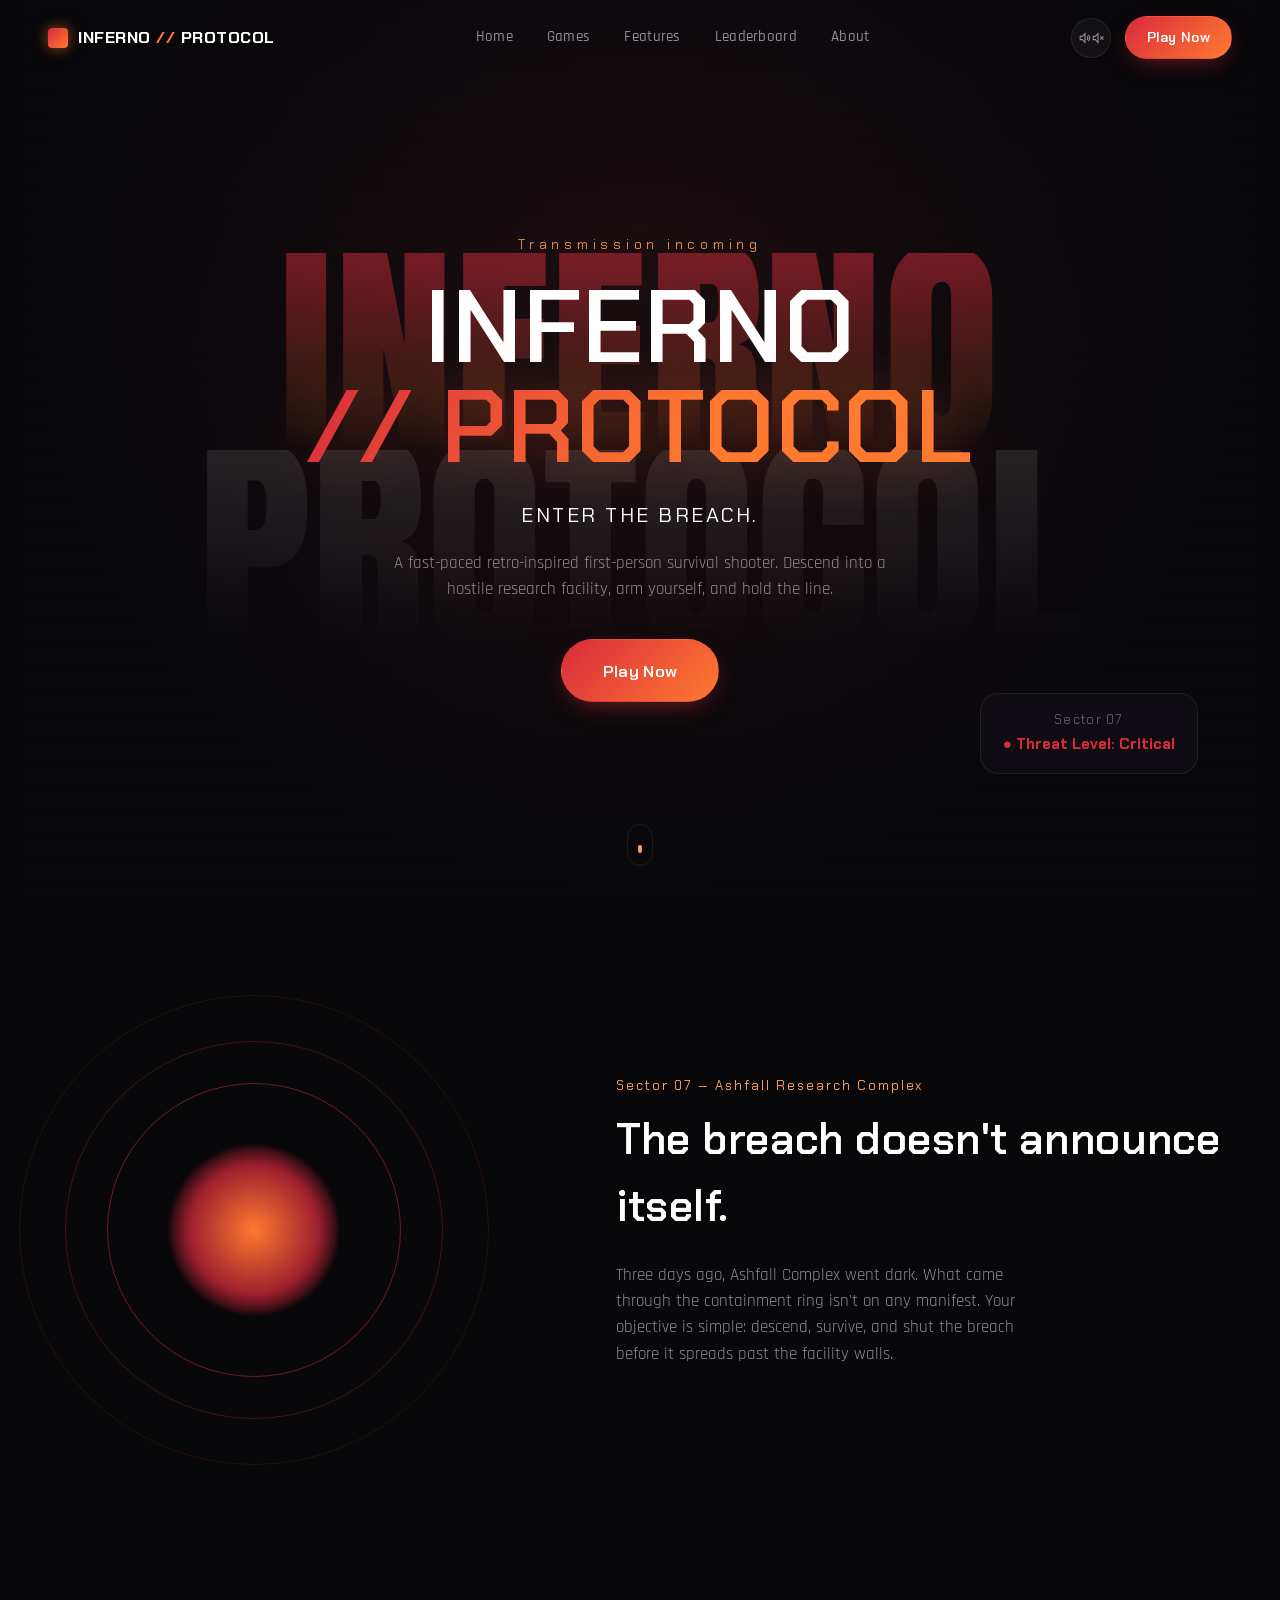
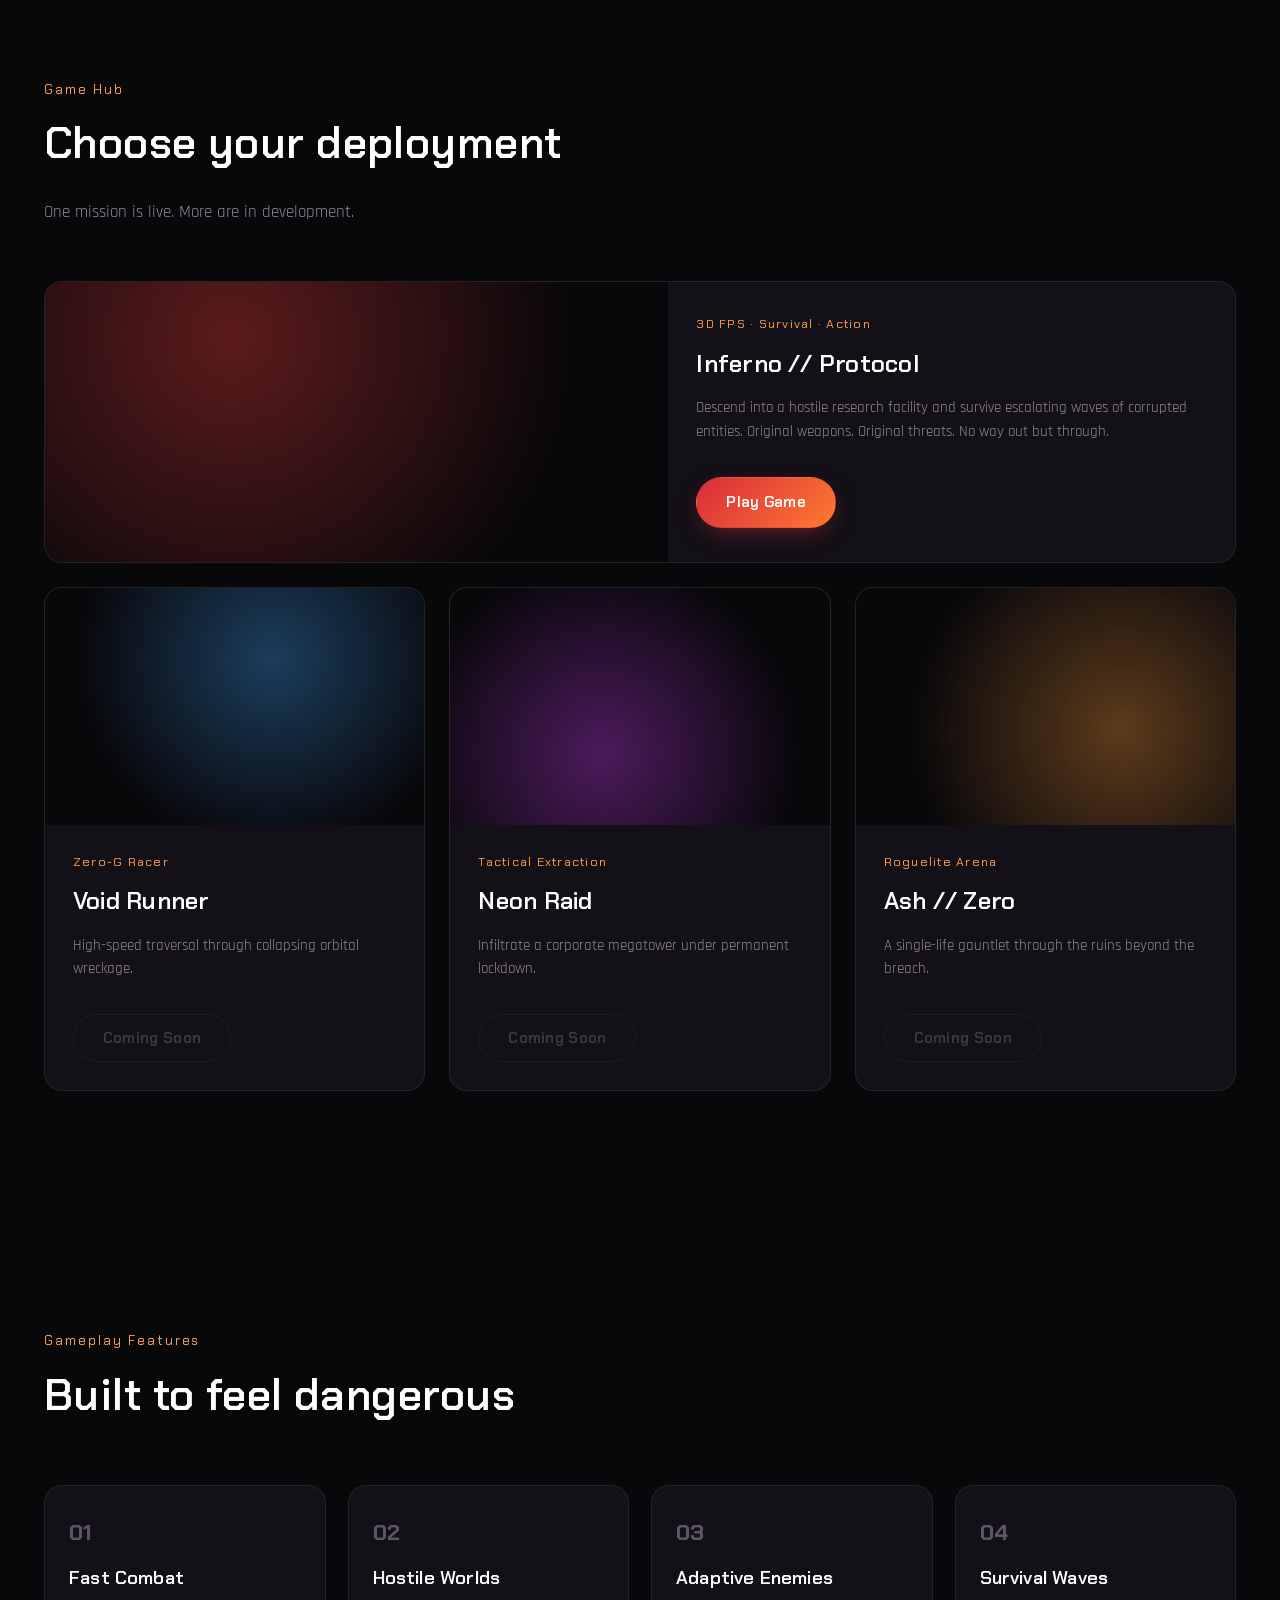
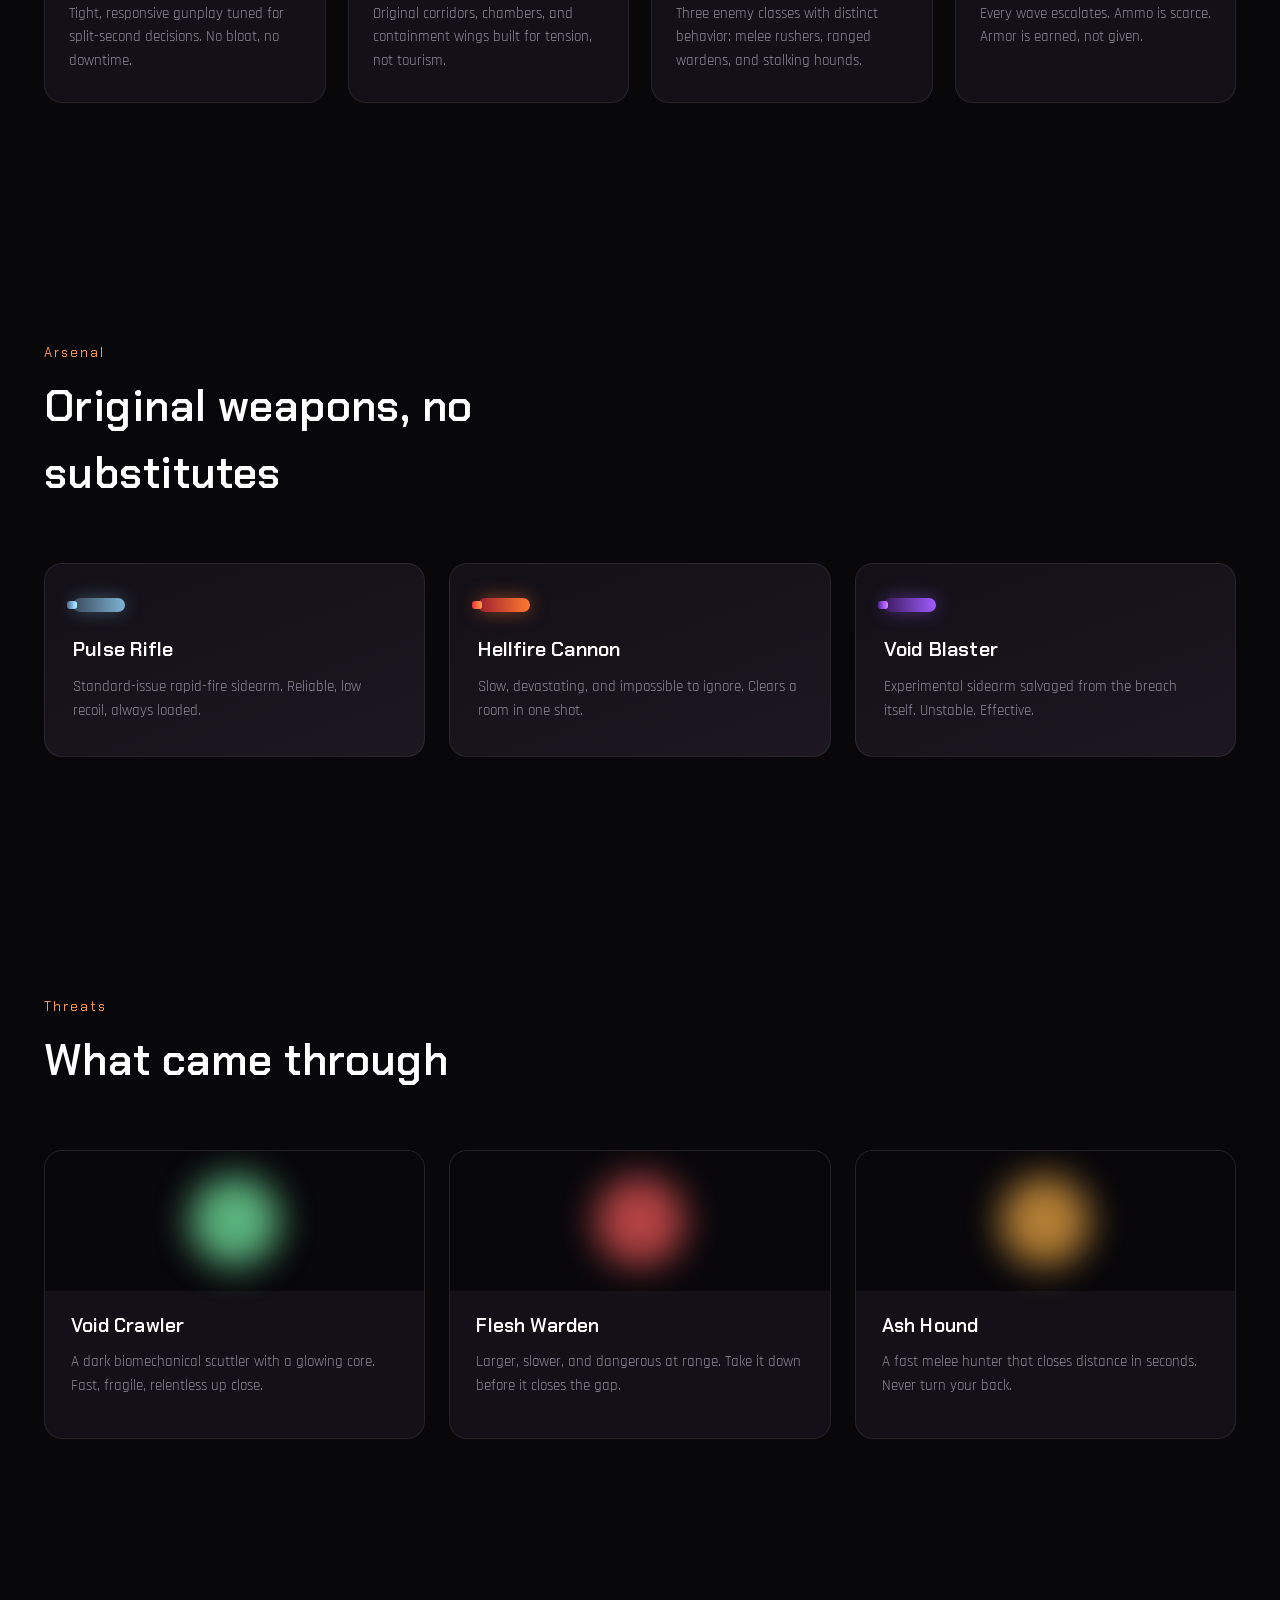
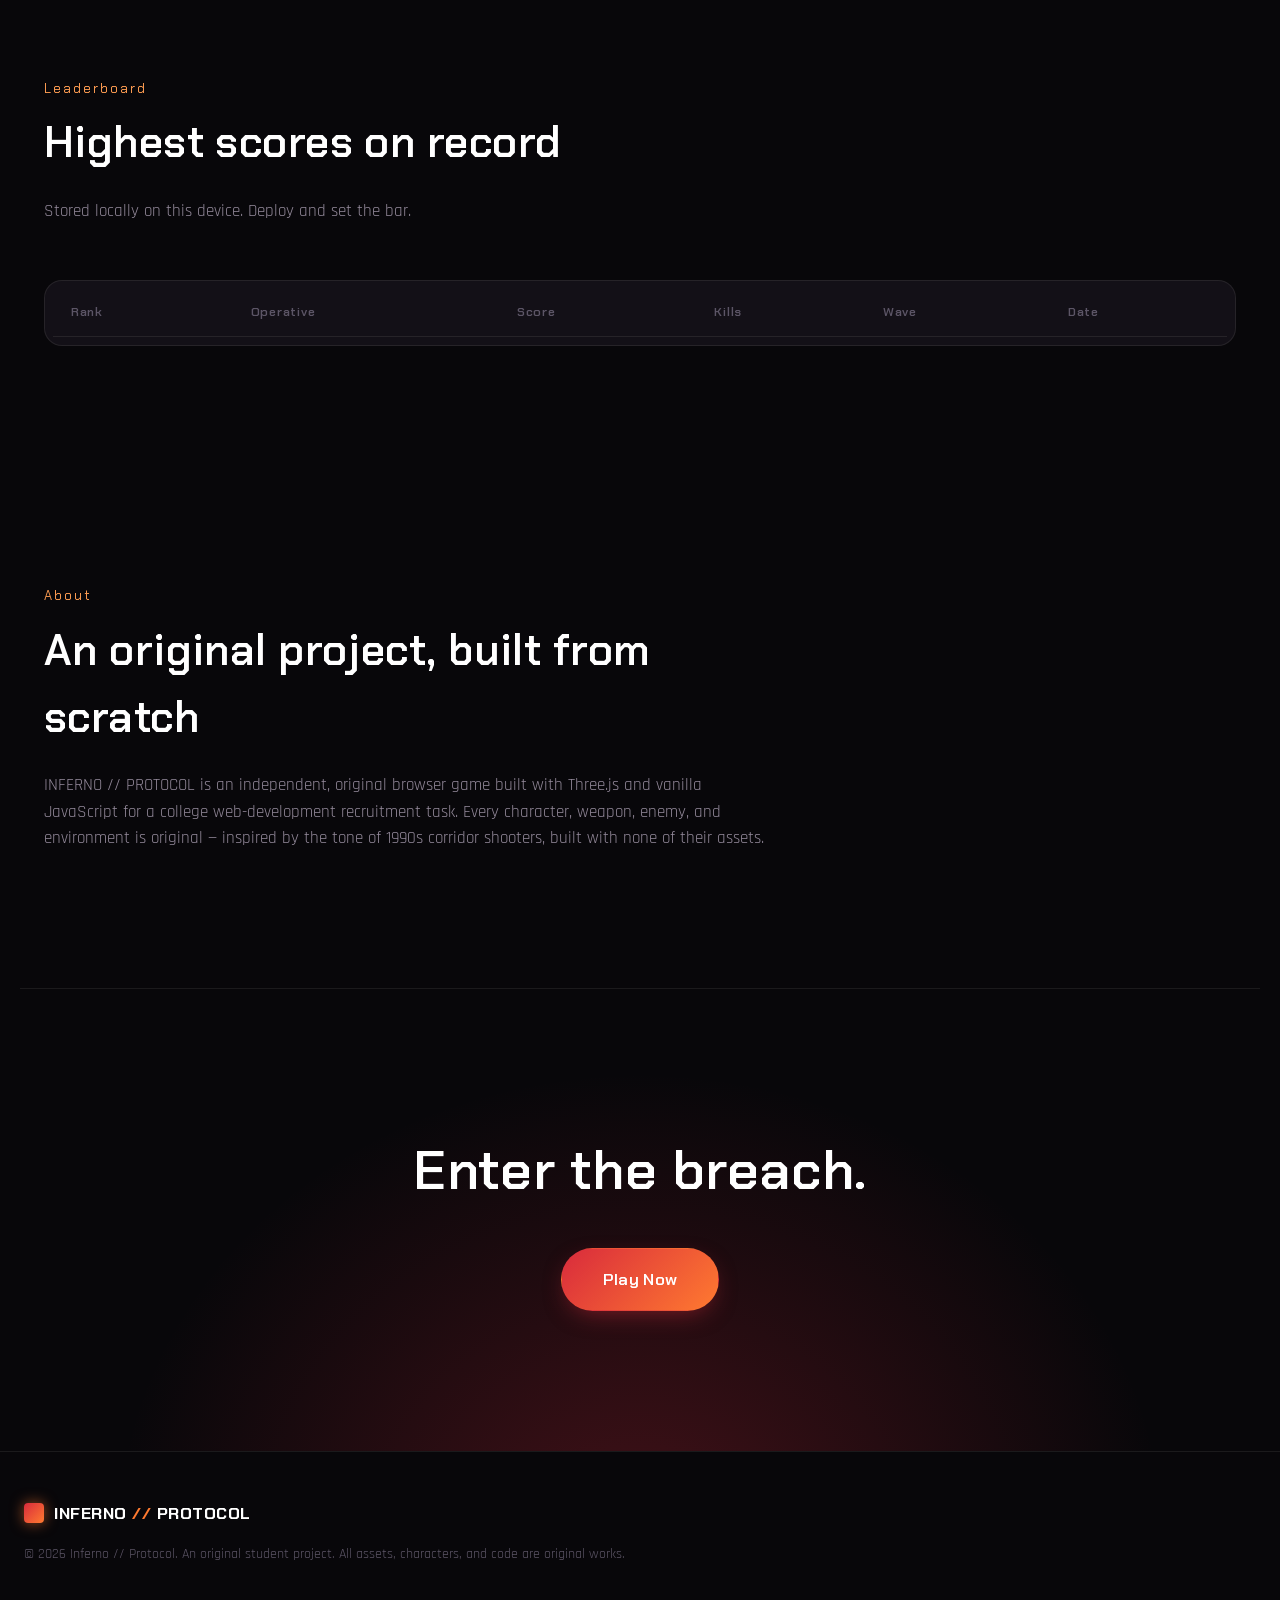
<file: index.html>
<!DOCTYPE html>
<html lang="en">
<head>
<meta charset="UTF-8">
<meta name="viewport" content="width=device-width, initial-scale=1.0, viewport-fit=cover">
<title>INFERNO // PROTOCOL — Enter the Breach</title>
<meta name="description" content="INFERNO // PROTOCOL — a fast-paced retro-inspired first-person survival shooter, playable free in your browser.">
<link rel="icon" href="data:image/svg+xml,<svg xmlns=%22http://www.w3.org/2000/svg%22 viewBox=%220 0 100 100%22><text y=%22.9em%22 font-size=%2290%22>🔥</text></svg>">
<link rel="preconnect" href="https://fonts.googleapis.com">
<link rel="preconnect" href="https://fonts.gstatic.com" crossorigin>
<link href="https://fonts.googleapis.com/css2?family=Anton&family=Rajdhani:wght@500;600;700&family=Chakra+Petch:wght@400;500;600;700&display=swap" rel="stylesheet">
<link rel="stylesheet" href="css/style.css">
<link rel="stylesheet" href="css/responsive.css">
</head>
<body>

<a class="skip-link" href="#main">Skip to content</a>

<!-- ============ NAVIGATION ============ -->
<header class="site-nav" id="siteNav">
  <div class="nav-inner">
    <a href="#top" class="nav-logo" aria-label="Inferno Protocol home">
      <span class="logo-mark" aria-hidden="true"></span>
      <span class="logo-text">INFERNO <span class="logo-slash">//</span> PROTOCOL</span>
    </a>

    <nav class="nav-links" id="navLinks" aria-label="Primary">
      <a href="#top">Home</a>
      <a href="#hub">Games</a>
      <a href="#features">Features</a>
      <a href="#leaderboard">Leaderboard</a>
      <a href="#about">About</a>
    </nav>

    <div class="nav-actions">
      <button class="icon-btn" id="soundToggle" aria-pressed="true" aria-label="Toggle sound">
        <svg id="soundOnIcon" viewBox="0 0 24 24" width="20" height="20" fill="none" stroke="currentColor" stroke-width="2"><path d="M4 9v6h4l5 5V4L8 9H4z"/><path d="M16.5 8.5a5 5 0 0 1 0 7"/><path d="M19 6a9 9 0 0 1 0 12"/></svg>
        <svg id="soundOffIcon" viewBox="0 0 24 24" width="20" height="20" fill="none" stroke="currentColor" stroke-width="2" hidden><path d="M4 9v6h4l5 5V4L8 9H4z"/><line x1="17" y1="9" x2="23" y2="15"/><line x1="23" y1="9" x2="17" y2="15"/></svg>
      </button>
      <a href="game/game.html" class="btn btn-pill btn-primary nav-play">Play Now</a>
      <button class="hamburger" id="hamburger" aria-label="Open menu" aria-expanded="false" aria-controls="mobileMenu">
        <span></span><span></span><span></span>
      </button>
    </div>
  </div>

  <div class="mobile-menu" id="mobileMenu">
    <a href="#top">Home</a>
    <a href="#hub">Games</a>
    <a href="#features">Features</a>
    <a href="#leaderboard">Leaderboard</a>
    <a href="#about">About</a>
    <a href="game/game.html" class="btn btn-pill btn-primary">Play Now</a>
  </div>
</header>

<main id="main">
<!-- ============ HERO ============ -->
<section class="hero" id="top">
  <div class="hero-bg" aria-hidden="true">
    <canvas id="heroCanvas"></canvas>
    <div class="hero-vignette"></div>
    <div class="hero-scanlines"></div>
  </div>

  <div class="hero-wordmark" aria-hidden="true">
    <span>INFERNO</span>
    <span>PROTOCOL</span>
  </div>

  <div class="hero-content">
    <p class="eyebrow-status" aria-hidden="true">Transmission incoming</p>
    <h1 class="hero-title">
      <span class="title-line">INFERNO</span>
      <span class="title-line title-slash">// PROTOCOL</span>
    </h1>
    <p class="hero-subtitle">Enter the breach.</p>
    <p class="hero-desc">A fast-paced retro-inspired first-person survival shooter. Descend into a hostile research facility, arm yourself, and hold the line.</p>

    <div class="hero-actions">
      <a href="game/game.html" class="btn btn-pill btn-primary btn-lg">Play Now</a>
    </div>
  </div>

  <div class="status-card" role="status">
    <span class="status-label">Sector 07</span>
    <span class="status-value status-critical">Threat Level: Critical</span>
  </div>

  <button class="scroll-cue" id="scrollCue" aria-label="Scroll down">
    <span></span>
  </button>
</section>

<!-- ============ ENTER THE BREACH ============ -->
<section class="breach reveal" id="breach">
  <div class="breach-visual" aria-hidden="true">
    <div class="breach-core"></div>
    <div class="breach-ring ring-1"></div>
    <div class="breach-ring ring-2"></div>
    <div class="breach-ring ring-3"></div>
  </div>
  <div class="breach-copy">
    <p class="section-kicker">Sector 07 — Ashfall Research Complex</p>
    <h2>The breach doesn't announce itself.</h2>
    <p>Three days ago, Ashfall Complex went dark. What came through the containment ring isn't on any manifest. Your objective is simple: descend, survive, and shut the breach before it spreads past the facility walls.</p>
  </div>
</section>

<!-- ============ GAME HUB ============ -->
<section class="hub" id="hub">
  <div class="section-head reveal">
    <p class="section-kicker">Game Hub</p>
    <h2>Choose your deployment</h2>
    <p class="section-sub">One mission is live. More are in development.</p>
  </div>

  <div class="hub-grid">
    <article class="game-card game-card-featured reveal">
      <div class="game-card-media game-card-media--inferno" aria-hidden="true"></div>
      <div class="game-card-body">
        <p class="game-card-genre">3D FPS &middot; Survival &middot; Action</p>
        <h3>Inferno // Protocol</h3>
        <p class="game-card-desc">Descend into a hostile research facility and survive escalating waves of corrupted entities. Original weapons. Original threats. No way out but through.</p>
        <a href="game/game.html" class="btn btn-pill btn-primary">Play Game</a>
      </div>
    </article>

    <article class="game-card reveal">
      <div class="game-card-media game-card-media--void" aria-hidden="true"></div>
      <div class="game-card-body">
        <p class="game-card-genre">Zero-G Racer</p>
        <h3>Void Runner</h3>
        <p class="game-card-desc">High-speed traversal through collapsing orbital wreckage.</p>
        <button class="btn btn-pill btn-outline" disabled>Coming Soon</button>
      </div>
    </article>

    <article class="game-card reveal">
      <div class="game-card-media game-card-media--neon" aria-hidden="true"></div>
      <div class="game-card-body">
        <p class="game-card-genre">Tactical Extraction</p>
        <h3>Neon Raid</h3>
        <p class="game-card-desc">Infiltrate a corporate megatower under permanent lockdown.</p>
        <button class="btn btn-pill btn-outline" disabled>Coming Soon</button>
      </div>
    </article>

    <article class="game-card reveal">
      <div class="game-card-media game-card-media--ash" aria-hidden="true"></div>
      <div class="game-card-body">
        <p class="game-card-genre">Roguelite Arena</p>
        <h3>Ash // Zero</h3>
        <p class="game-card-desc">A single-life gauntlet through the ruins beyond the breach.</p>
        <button class="btn btn-pill btn-outline" disabled>Coming Soon</button>
      </div>
    </article>
  </div>
</section>

<!-- ============ GAMEPLAY FEATURES ============ -->
<section class="features" id="features">
  <div class="section-head reveal">
    <p class="section-kicker">Gameplay Features</p>
    <h2>Built to feel dangerous</h2>
  </div>

  <div class="features-grid">
    <article class="feature-card reveal">
      <span class="feature-index">01</span>
      <h3>Fast Combat</h3>
      <p>Tight, responsive gunplay tuned for split-second decisions. No bloat, no downtime.</p>
    </article>
    <article class="feature-card reveal">
      <span class="feature-index">02</span>
      <h3>Hostile Worlds</h3>
      <p>Original corridors, chambers, and containment wings built for tension, not tourism.</p>
    </article>
    <article class="feature-card reveal">
      <span class="feature-index">03</span>
      <h3>Adaptive Enemies</h3>
      <p>Three enemy classes with distinct behavior: melee rushers, ranged wardens, and stalking hounds.</p>
    </article>
    <article class="feature-card reveal">
      <span class="feature-index">04</span>
      <h3>Survival Waves</h3>
      <p>Every wave escalates. Ammo is scarce. Armor is earned, not given.</p>
    </article>
  </div>
</section>

<!-- ============ ARSENAL ============ -->
<section class="arsenal" id="arsenal">
  <div class="section-head reveal">
    <p class="section-kicker">Arsenal</p>
    <h2>Original weapons, no substitutes</h2>
  </div>
  <div class="arsenal-grid">
    <article class="arsenal-card reveal">
      <div class="arsenal-icon arsenal-icon--pulse" aria-hidden="true"></div>
      <h3>Pulse Rifle</h3>
      <p>Standard-issue rapid-fire sidearm. Reliable, low recoil, always loaded.</p>
    </article>
    <article class="arsenal-card reveal">
      <div class="arsenal-icon arsenal-icon--hellfire" aria-hidden="true"></div>
      <h3>Hellfire Cannon</h3>
      <p>Slow, devastating, and impossible to ignore. Clears a room in one shot.</p>
    </article>
    <article class="arsenal-card reveal">
      <div class="arsenal-icon arsenal-icon--void" aria-hidden="true"></div>
      <h3>Void Blaster</h3>
      <p>Experimental sidearm salvaged from the breach itself. Unstable. Effective.</p>
    </article>
  </div>
</section>

<!-- ============ THREATS ============ -->
<section class="threats" id="threats">
  <div class="section-head reveal">
    <p class="section-kicker">Threats</p>
    <h2>What came through</h2>
  </div>
  <div class="threats-grid">
    <article class="threat-card reveal">
      <div class="threat-glow threat-glow--crawler" aria-hidden="true"></div>
      <h3>Void Crawler</h3>
      <p>A dark biomechanical scuttler with a glowing core. Fast, fragile, relentless up close.</p>
    </article>
    <article class="threat-card reveal">
      <div class="threat-glow threat-glow--warden" aria-hidden="true"></div>
      <h3>Flesh Warden</h3>
      <p>Larger, slower, and dangerous at range. Take it down before it closes the gap.</p>
    </article>
    <article class="threat-card reveal">
      <div class="threat-glow threat-glow--hound" aria-hidden="true"></div>
      <h3>Ash Hound</h3>
      <p>A fast melee hunter that closes distance in seconds. Never turn your back.</p>
    </article>
  </div>
</section>

<!-- ============ LEADERBOARD ============ -->
<section class="leaderboard-section" id="leaderboard">
  <div class="section-head reveal">
    <p class="section-kicker">Leaderboard</p>
    <h2>Highest scores on record</h2>
    <p class="section-sub">Stored locally on this device. Deploy and set the bar.</p>
  </div>

  <div class="leaderboard-panel reveal">
    <table class="leaderboard-table" id="leaderboardTable">
      <thead>
        <tr><th>Rank</th><th>Operative</th><th>Score</th><th>Kills</th><th>Wave</th><th>Date</th></tr>
      </thead>
      <tbody id="leaderboardBody">
        <!-- populated by leaderboard.js -->
      </tbody>
    </table>
    <p class="leaderboard-empty" id="leaderboardEmpty" hidden>No runs recorded yet. Be the first to breach Sector 07.</p>
  </div>
</section>

<!-- ============ ABOUT ============ -->
<section class="about" id="about">
  <div class="about-inner reveal">
    <p class="section-kicker">About</p>
    <h2>An original project, built from scratch</h2>
    <p>INFERNO // PROTOCOL is an independent, original browser game built with Three.js and vanilla JavaScript for a college web-development recruitment task. Every character, weapon, enemy, and environment is original — inspired by the tone of 1990s corridor shooters, built with none of their assets.</p>
  </div>
</section>

<!-- ============ FINAL CTA ============ -->
<section class="final-cta reveal">
  <div class="final-cta-bg" aria-hidden="true"></div>
  <h2>Enter the breach.</h2>
  <a href="game/game.html" class="btn btn-pill btn-primary btn-lg">Play Now</a>
</section>
</main>

<!-- ============ FOOTER ============ -->
<footer class="site-footer">
  <div class="footer-inner">
    <a href="#top" class="nav-logo">
      <span class="logo-mark" aria-hidden="true"></span>
      <span class="logo-text">INFERNO <span class="logo-slash">//</span> PROTOCOL</span>
    </a>
    <p>&copy; 2026 Inferno // Protocol. An original student project. All assets, characters, and code are original works.</p>
  </div>
</footer>

<script type="module" src="js/app.js"></script>
</body>
</html>
</file>
<file: css/style.css>
/* ==========================================================================
   INFERNO // PROTOCOL — Core Stylesheet
   ========================================================================== */

:root {
  /* Color tokens */
  --c-void:        #08070a;
  --c-charcoal:     #131017;
  --c-charcoal-2:   #1c1720;
  --c-line:         rgba(255, 246, 240, 0.08);
  --c-text:         #eae6e2;
  --c-text-muted:   #93899a;
  --c-text-dim:     #5c5566;
  --c-crimson:      #9c1f2e;
  --c-crimson-2:    #d92b3c;
  --c-fire:         #ff7a30;
  --c-fire-soft:    #ff9d52;
  --c-ember:        #3a1420;

  /* Type */
  --f-display: 'Chakra Petch', 'Rajdhani', sans-serif;
  --f-body: 'Rajdhani', 'Chakra Petch', sans-serif;
  --f-impact: 'Anton', 'Chakra Petch', sans-serif;

  /* Layout */
  --nav-h: 76px;
  --container: 1240px;
  --radius-pill: 999px;
  --radius-card: 18px;
  --ease: cubic-bezier(0.22, 1, 0.36, 1);
}

/* ---------- Reset ---------- */
*, *::before, *::after { box-sizing: border-box; }
html { scroll-behavior: smooth; }
@media (prefers-reduced-motion: reduce) {
  html { scroll-behavior: auto; }
  *, *::before, *::after {
    animation-duration: 0.01ms !important;
    animation-iteration-count: 1 !important;
    transition-duration: 0.01ms !important;
    scroll-behavior: auto !important;
  }
}
body {
  margin: 0;
  background: var(--c-void);
  color: var(--c-text);
  font-family: var(--f-body);
  font-size: 17px;
  line-height: 1.55;
  -webkit-font-smoothing: antialiased;
  overflow-x: hidden;
}
h1, h2, h3, h4 {
  font-family: var(--f-display);
  font-weight: 600;
  margin: 0 0 0.5em;
  letter-spacing: 0.01em;
  color: #fff;
}
p { margin: 0 0 1em; color: var(--c-text-muted); }
a { color: inherit; text-decoration: none; }
img { max-width: 100%; display: block; }
button { font-family: inherit; cursor: pointer; }
ul { list-style: none; margin: 0; padding: 0; }

.skip-link {
  position: absolute; left: -999px; top: 0;
  background: var(--c-fire); color: #000; padding: 12px 20px;
  z-index: 999; border-radius: 0 0 8px 0;
}
.skip-link:focus { left: 0; }

:focus-visible {
  outline: 2px solid var(--c-fire-soft);
  outline-offset: 3px;
}

/* ---------- Buttons ---------- */
.btn {
  display: inline-flex;
  align-items: center;
  justify-content: center;
  gap: 0.5em;
  padding: 0.85em 1.9em;
  font-family: var(--f-display);
  font-weight: 600;
  font-size: 0.95rem;
  letter-spacing: 0.02em;
  border: 1px solid transparent;
  transition: transform 0.25s var(--ease), box-shadow 0.25s var(--ease), background 0.25s var(--ease), border-color 0.25s var(--ease);
  white-space: nowrap;
}
.btn-pill { border-radius: var(--radius-pill); }
.btn-lg { padding: 1.05em 2.4em; font-size: 1.05rem; }
.btn-primary {
  background: linear-gradient(135deg, var(--c-crimson-2), var(--c-fire));
  color: #fff;
  box-shadow: 0 8px 24px -8px rgba(217, 43, 60, 0.55);
}
.btn-primary:hover { transform: translateY(-2px); box-shadow: 0 12px 32px -8px rgba(255, 122, 48, 0.6); }
.btn-ghost {
  background: rgba(255,255,255,0.03);
  color: var(--c-text);
  border-color: var(--c-line);
  backdrop-filter: blur(6px);
}
.btn-ghost:hover { border-color: var(--c-fire-soft); background: rgba(255,122,48,0.08); }
.btn-outline {
  background: transparent;
  color: var(--c-text-dim);
  border-color: var(--c-line);
}
.btn[disabled] { cursor: not-allowed; opacity: 0.6; }

.icon-btn {
  display: inline-flex; align-items: center; justify-content: center;
  width: 40px; height: 40px; border-radius: 50%;
  background: rgba(255,255,255,0.04);
  border: 1px solid var(--c-line);
  color: var(--c-text-muted);
  transition: color 0.2s, border-color 0.2s;
}
.icon-btn:hover { color: var(--c-fire-soft); border-color: var(--c-fire-soft); }

/* ---------- Navigation ---------- */
.site-nav {
  position: fixed; top: 0; left: 0; right: 0; z-index: 200;
  height: var(--nav-h);
  transition: background 0.35s var(--ease), border-color 0.35s var(--ease), backdrop-filter 0.35s var(--ease);
  border-bottom: 1px solid transparent;
}
.site-nav.is-scrolled {
  background: rgba(8, 7, 10, 0.82);
  backdrop-filter: blur(14px);
  border-bottom-color: var(--c-line);
}
.nav-inner {
  max-width: var(--container);
  margin: 0 auto;
  height: 100%;
  padding: 0 28px;
  display: flex;
  align-items: center;
  justify-content: space-between;
  gap: 24px;
}
.nav-logo { display: flex; align-items: center; gap: 10px; font-family: var(--f-display); }
.logo-mark {
  width: 20px; height: 20px; border-radius: 4px;
  background: linear-gradient(135deg, var(--c-crimson-2), var(--c-fire));
  box-shadow: 0 0 14px rgba(255,122,48,0.6);
  flex-shrink: 0;
}
.logo-text { font-weight: 700; font-size: 1.05rem; letter-spacing: 0.03em; color: #fff; }
.logo-slash { color: var(--c-fire); }

.nav-links { display: flex; gap: 34px; }
.nav-links a {
  font-size: 0.92rem; font-weight: 500; color: var(--c-text-muted);
  letter-spacing: 0.02em;
  position: relative;
  padding: 6px 0;
  transition: color 0.2s;
}
.nav-links a:hover { color: #fff; }
.nav-links a::after {
  content: ''; position: absolute; left: 0; bottom: 0; height: 1px; width: 0;
  background: var(--c-fire); transition: width 0.25s var(--ease);
}
.nav-links a:hover::after { width: 100%; }

.nav-actions { display: flex; align-items: center; gap: 14px; }
.nav-play { padding: 0.65em 1.5em; font-size: 0.88rem; }

.hamburger {
  display: none; flex-direction: column; justify-content: center; gap: 5px;
  width: 40px; height: 40px; background: none; border: none;
}
.hamburger span { display: block; width: 22px; height: 2px; background: #fff; margin: 0 auto; transition: transform 0.25s, opacity 0.25s; }
.hamburger[aria-expanded="true"] span:nth-child(1) { transform: translateY(7px) rotate(45deg); }
.hamburger[aria-expanded="true"] span:nth-child(2) { opacity: 0; }
.hamburger[aria-expanded="true"] span:nth-child(3) { transform: translateY(-7px) rotate(-45deg); }

.mobile-menu {
  display: none;
  position: fixed; top: var(--nav-h); left: 0; right: 0;
  background: rgba(8,7,10,0.98);
  border-bottom: 1px solid var(--c-line);
  flex-direction: column;
  padding: 20px 28px 28px;
  gap: 18px;
  transform: translateY(-12px);
  opacity: 0;
  pointer-events: none;
  transition: transform 0.3s var(--ease), opacity 0.3s var(--ease);
}
.mobile-menu.is-open { transform: translateY(0); opacity: 1; pointer-events: auto; }
.mobile-menu a { font-size: 1.05rem; color: var(--c-text); }
.mobile-menu .btn { align-self: flex-start; margin-top: 6px; }

/* ---------- Hero ---------- */
.hero {
  position: relative;
  min-height: 100svh;
  display: flex;
  flex-direction: column;
  align-items: center;
  justify-content: center;
  text-align: center;
  padding: calc(var(--nav-h) + 40px) 24px 80px;
  overflow: hidden;
}
.hero-bg { position: absolute; inset: 0; z-index: 0; background: radial-gradient(ellipse at 50% 30%, #1a0d10 0%, var(--c-void) 70%); }
#heroCanvas { position: absolute; inset: 0; width: 100%; height: 100%; display: block; }
.hero-vignette {
  position: absolute; inset: 0;
  background: radial-gradient(ellipse at center, transparent 35%, rgba(8,7,10,0.9) 100%);
}
.hero-scanlines {
  position: absolute; inset: 0; opacity: 0.05; mix-blend-mode: overlay;
  background: repeating-linear-gradient(to bottom, #fff 0px, #fff 1px, transparent 1px, transparent 3px);
}
.hero-wordmark {
  position: absolute; inset: 0; z-index: 1;
  display: flex; flex-direction: column; align-items: center; justify-content: center;
  overflow: hidden; pointer-events: none;
  font-family: var(--f-impact);
  text-transform: uppercase;
  line-height: 0.82;
  letter-spacing: 0.01em;
  white-space: nowrap;
}
.hero-wordmark span {
  font-size: clamp(6rem, 19vw, 15rem);
  background: linear-gradient(180deg, rgba(217,43,60,0.5), rgba(255,122,48,0.14) 70%, transparent 100%);
  -webkit-background-clip: text; background-clip: text; color: transparent;
  filter: blur(0.3px);
}
.hero-wordmark span:last-child {
  background: linear-gradient(180deg, rgba(255,255,255,0.1), rgba(255,255,255,0.03) 70%, transparent 100%);
  -webkit-background-clip: text; background-clip: text; color: transparent;
}
.hero-content { position: relative; z-index: 2; max-width: 780px; }
.eyebrow-status {
  font-family: var(--f-display);
  color: var(--c-fire-soft);
  font-size: 0.85rem;
  letter-spacing: 0.35em;
  margin-bottom: 22px;
  opacity: 0.85;
}
.hero-title { font-size: clamp(3rem, 9vw, 6.4rem); line-height: 0.98; margin-bottom: 22px; }
.title-line { display: block; }
.title-slash {
  background: linear-gradient(120deg, var(--c-crimson-2), var(--c-fire) 60%);
  -webkit-background-clip: text; background-clip: text; color: transparent;
  filter: drop-shadow(0 0 26px rgba(255,90,40,0.35));
}
.hero-subtitle {
  font-family: var(--f-display); color: #fff; font-size: 1.3rem;
  letter-spacing: 0.12em; text-transform: uppercase; margin-bottom: 18px;
}
.hero-desc { max-width: 540px; margin: 0 auto 36px; font-size: 1.08rem; }
.hero-actions { display: flex; gap: 18px; justify-content: center; flex-wrap: wrap; }

.status-card {
  position: absolute; right: 5%; bottom: 14%;
  z-index: 2;
  background: rgba(19,16,23,0.7);
  border: 1px solid var(--c-line);
  backdrop-filter: blur(10px);
  border-radius: var(--radius-card);
  padding: 16px 22px;
  display: flex; flex-direction: column; gap: 4px;
  animation: floatCard 5s ease-in-out infinite;
}
@keyframes floatCard { 0%,100% { transform: translateY(0); } 50% { transform: translateY(-10px); } }
.status-label { font-family: var(--f-display); font-size: 0.8rem; color: var(--c-text-dim); letter-spacing: 0.1em; }
.status-critical { color: var(--c-crimson-2); font-family: var(--f-display); font-weight: 700; font-size: 0.95rem; }
.status-critical::before { content: '● '; animation: pulseDot 1.4s infinite; }
@keyframes pulseDot { 0%,100% { opacity: 1; } 50% { opacity: 0.25; } }

.scroll-cue {
  position: absolute; bottom: 34px; left: 50%; transform: translateX(-50%);
  z-index: 2; width: 26px; height: 42px; border: 1px solid var(--c-line);
  border-radius: 14px; background: none;
}
.scroll-cue span {
  display: block; width: 4px; height: 8px; border-radius: 2px;
  background: var(--c-fire-soft); margin: 8px auto 0;
  animation: scrollDown 1.8s infinite;
}
@keyframes scrollDown { 0% { opacity: 0; transform: translateY(0); } 30% { opacity: 1; } 100% { opacity: 0; transform: translateY(14px); } }

/* ---------- Section shared ---------- */
main > section { padding: 120px 24px; max-width: var(--container); margin: 0 auto; position: relative; }
.section-head { max-width: 640px; margin-bottom: 56px; }
.section-kicker {
  font-family: var(--f-display); color: var(--c-fire-soft); font-size: 0.82rem;
  letter-spacing: 0.15em; margin-bottom: 10px;
}
.section-sub { font-size: 1.05rem; }
main > section h2 { font-size: clamp(1.9rem, 3.6vw, 2.7rem); }

.reveal { opacity: 0; transform: translateY(28px); transition: opacity 0.7s var(--ease), transform 0.7s var(--ease); }
.reveal.is-visible { opacity: 1; transform: none; }

/* ---------- Breach section ---------- */
.breach { display: grid; grid-template-columns: 0.9fr 1.1fr; gap: 64px; align-items: center; }
.breach-visual { position: relative; aspect-ratio: 1/1; max-width: 420px; }
.breach-core {
  position: absolute; inset: 30%; border-radius: 50%;
  background: radial-gradient(circle, var(--c-fire) 0%, var(--c-crimson) 55%, transparent 75%);
  filter: blur(2px);
  animation: coreThrob 3s ease-in-out infinite;
}
@keyframes coreThrob { 0%,100% { transform: scale(1); opacity: 0.9; } 50% { transform: scale(1.08); opacity: 1; } }
.breach-ring { position: absolute; border: 1px solid var(--c-crimson-2); border-radius: 50%; opacity: 0.5; }
.ring-1 { inset: 15%; animation: spin 14s linear infinite; }
.ring-2 { inset: 5%; opacity: 0.28; animation: spin 22s linear infinite reverse; }
.ring-3 { inset: -6%; opacity: 0.16; animation: spin 30s linear infinite; }
@keyframes spin { to { transform: rotate(360deg); } }
.breach-copy p { max-width: 46ch; }

/* ---------- Game Hub ---------- */
.hub-grid { display: grid; grid-template-columns: repeat(3, 1fr); gap: 24px; }
.game-card {
  grid-column: span 1;
  background: var(--c-charcoal);
  border: 1px solid var(--c-line);
  border-radius: var(--radius-card);
  overflow: hidden;
  display: flex; flex-direction: column;
  transition: transform 0.35s var(--ease), border-color 0.35s var(--ease), box-shadow 0.35s var(--ease);
}
.game-card:hover { transform: translateY(-6px); border-color: rgba(255,122,48,0.4); box-shadow: 0 20px 44px -20px rgba(0,0,0,0.6); }
.game-card-featured { grid-column: span 3; display: grid; grid-template-columns: 1.1fr 1fr; }
.game-card-media { aspect-ratio: 16/10; background-size: cover; position: relative; }
.game-card-featured .game-card-media { aspect-ratio: auto; height: 100%; min-height: 280px; }
.game-card-media--inferno { background: radial-gradient(circle at 30% 20%, #5c1b1b, var(--c-void) 70%), linear-gradient(160deg, var(--c-charcoal-2), var(--c-void)); }
.game-card-media--void { background: radial-gradient(circle at 60% 30%, #1b3d5c, var(--c-void) 70%); }
.game-card-media--neon { background: radial-gradient(circle at 40% 70%, #4c1b5c, var(--c-void) 70%); }
.game-card-media--ash { background: radial-gradient(circle at 70% 60%, #5c3b1b, var(--c-void) 70%); }
.game-card-body { padding: 28px; display: flex; flex-direction: column; gap: 10px; flex: 1; justify-content: center; }
.game-card-genre { font-family: var(--f-display); color: var(--c-fire-soft); font-size: 0.78rem; letter-spacing: 0.1em; margin: 0; }
.game-card-body h3 { font-size: 1.5rem; margin-bottom: 4px; }
.game-card-desc { font-size: 0.96rem; }
.game-card .btn { align-self: flex-start; margin-top: 8px; }

/* ---------- Features ---------- */
.features-grid { display: grid; grid-template-columns: repeat(4, 1fr); gap: 22px; }
.feature-card {
  background: var(--c-charcoal); border: 1px solid var(--c-line); border-radius: var(--radius-card);
  padding: 30px 24px; transition: border-color 0.3s, transform 0.3s var(--ease);
}
.feature-card:hover { border-color: rgba(255,122,48,0.35); transform: translateY(-4px); }
.feature-index { font-family: var(--f-display); color: var(--c-text-dim); font-size: 1.4rem; font-weight: 700; }
.feature-card h3 { margin-top: 14px; font-size: 1.15rem; }
.feature-card p { font-size: 0.94rem; margin: 0; }

/* ---------- Arsenal ---------- */
.arsenal-grid { display: grid; grid-template-columns: repeat(3, 1fr); gap: 24px; }
.arsenal-card {
  background: linear-gradient(160deg, var(--c-charcoal), var(--c-charcoal-2));
  border: 1px solid var(--c-line); border-radius: var(--radius-card);
  padding: 34px 28px; text-align: left;
  transition: transform 0.3s var(--ease), border-color 0.3s;
}
.arsenal-card:hover { transform: translateY(-4px) rotate(-0.4deg); border-color: rgba(255,122,48,0.35); }
.arsenal-icon { width: 52px; height: 14px; border-radius: 8px; margin-bottom: 22px; position: relative; }
.arsenal-icon::after { content: ''; position: absolute; left: -6px; top: 3px; width: 10px; height: 8px; border-radius: 3px; background: inherit; filter: brightness(1.4); }
.arsenal-icon--pulse { background: linear-gradient(90deg, #3a4a5c, #7fb3d5); box-shadow: 0 0 18px rgba(127,179,213,0.4); }
.arsenal-icon--hellfire { background: linear-gradient(90deg, var(--c-crimson), var(--c-fire)); box-shadow: 0 0 18px rgba(255,122,48,0.5); }
.arsenal-icon--void { background: linear-gradient(90deg, #3a1a5c, #a15cff); box-shadow: 0 0 18px rgba(161,92,255,0.45); }
.arsenal-card h3 { font-size: 1.25rem; }
.arsenal-card p { font-size: 0.94rem; margin: 0; }

/* ---------- Threats ---------- */
.threats-grid { display: grid; grid-template-columns: repeat(3, 1fr); gap: 24px; }
.threat-card {
  background: var(--c-charcoal); border: 1px solid var(--c-line); border-radius: var(--radius-card);
  padding: 0; overflow: hidden;
  transition: transform 0.3s var(--ease);
}
.threat-card:hover { transform: translateY(-4px); }
.threat-glow { height: 140px; position: relative; }
.threat-glow::before {
  content: ''; position: absolute; width: 90px; height: 90px; border-radius: 50%;
  top: 50%; left: 50%; transform: translate(-50%,-50%); filter: blur(18px); opacity: 0.7;
}
.threat-glow--crawler::before { background: #7fffb0; }
.threat-glow--warden::before { background: #ff5c5c; }
.threat-glow--hound::before { background: #ffb347; }
.threat-glow { background: var(--c-void); }
.threat-card h3, .threat-card p { padding-left: 26px; padding-right: 26px; }
.threat-card h3 { margin-top: 20px; font-size: 1.2rem; }
.threat-card p { padding-bottom: 26px; font-size: 0.94rem; }

/* ---------- Leaderboard ---------- */
.leaderboard-panel {
  background: var(--c-charcoal); border: 1px solid var(--c-line);
  border-radius: var(--radius-card); overflow: hidden; padding: 8px;
}
.leaderboard-table { width: 100%; border-collapse: collapse; font-family: var(--f-display); }
.leaderboard-table th, .leaderboard-table td { padding: 14px 18px; text-align: left; font-size: 0.92rem; }
.leaderboard-table thead th { color: var(--c-text-dim); font-weight: 600; letter-spacing: 0.06em; font-size: 0.78rem; border-bottom: 1px solid var(--c-line); }
.leaderboard-table tbody tr { border-bottom: 1px solid var(--c-line); }
.leaderboard-table tbody tr:last-child { border-bottom: none; }
.leaderboard-table tbody tr:hover { background: rgba(255,122,48,0.05); }
.leaderboard-table td:first-child { color: var(--c-fire-soft); font-weight: 700; }
.leaderboard-empty { text-align: center; padding: 40px 20px; margin: 0; }

/* ---------- About ---------- */
.about-inner { max-width: 720px; }

/* ---------- Final CTA ---------- */
.final-cta {
  position: relative; text-align: center; padding: 140px 24px !important;
  border-top: 1px solid var(--c-line);
  overflow: hidden;
}
.final-cta-bg {
  position: absolute; inset: 0;
  background: radial-gradient(ellipse at 50% 120%, rgba(217,43,60,0.28), transparent 60%);
}
.final-cta h2 { position: relative; font-size: clamp(2rem, 5vw, 3.4rem); margin-bottom: 34px; }
.final-cta .btn { position: relative; }

/* ---------- Footer ---------- */
.site-footer { border-top: 1px solid var(--c-line); padding: 48px 24px; }
.footer-inner {
  max-width: var(--container); margin: 0 auto; display: flex;
  flex-direction: column; gap: 18px; align-items: flex-start;
}
.footer-inner p { font-size: 0.86rem; color: var(--c-text-dim); margin: 0; }
</file>
<file: css/responsive.css>
/* ==========================================================================
   Responsive breakpoints — 1920 / 1440 / 1024 / 768 / 390 / 375
   ========================================================================== */

@media (max-width: 1200px) {
  .hub-grid { grid-template-columns: repeat(2, 1fr); }
  .game-card-featured { grid-column: span 2; }
  .features-grid { grid-template-columns: repeat(2, 1fr); }
}

@media (max-width: 1024px) {
  main > section { padding: 96px 24px; }
  .breach { grid-template-columns: 1fr; text-align: left; gap: 40px; }
  .breach-visual { max-width: 300px; margin: 0 auto; }
  .arsenal-grid, .threats-grid { grid-template-columns: repeat(2, 1fr); }
  .status-card { right: 4%; bottom: 8%; }
}

@media (max-width: 900px) {
  .nav-links { display: none; }
  .hamburger { display: flex; }
  .mobile-menu { display: flex; }
}

@media (max-width: 768px) {
  :root { --nav-h: 66px; }
  .nav-inner { padding: 0 18px; }
  .nav-play { display: none; }
  .hero { padding: calc(var(--nav-h) + 24px) 20px 64px; }
  .hero-title { font-size: clamp(2.6rem, 12vw, 4rem); }
  .status-card { position: static; margin: 32px auto 0; width: fit-content; animation: none; }
  main > section { padding: 76px 20px; }
  .hub-grid, .arsenal-grid, .threats-grid, .features-grid { grid-template-columns: 1fr; }
  .game-card-featured { grid-column: span 1; grid-template-columns: 1fr; }
  .game-card-featured .game-card-media { min-height: 200px; }
  .leaderboard-panel { overflow-x: auto; }
  .leaderboard-table { min-width: 560px; }
  .final-cta { padding: 96px 20px !important; }
}

@media (max-width: 480px) {
  .hero-actions { flex-direction: column; width: 100%; }
  .hero-actions .btn { width: 100%; }
  .footer-inner { align-items: flex-start; }
  .hero-wordmark { opacity: 0.6; }
}

@media (max-width: 400px) {
  .hero-title { font-size: 2.3rem; }
  .hero-subtitle { font-size: 1.05rem; }
  main > section h2 { font-size: 1.6rem; }
}
</file>
